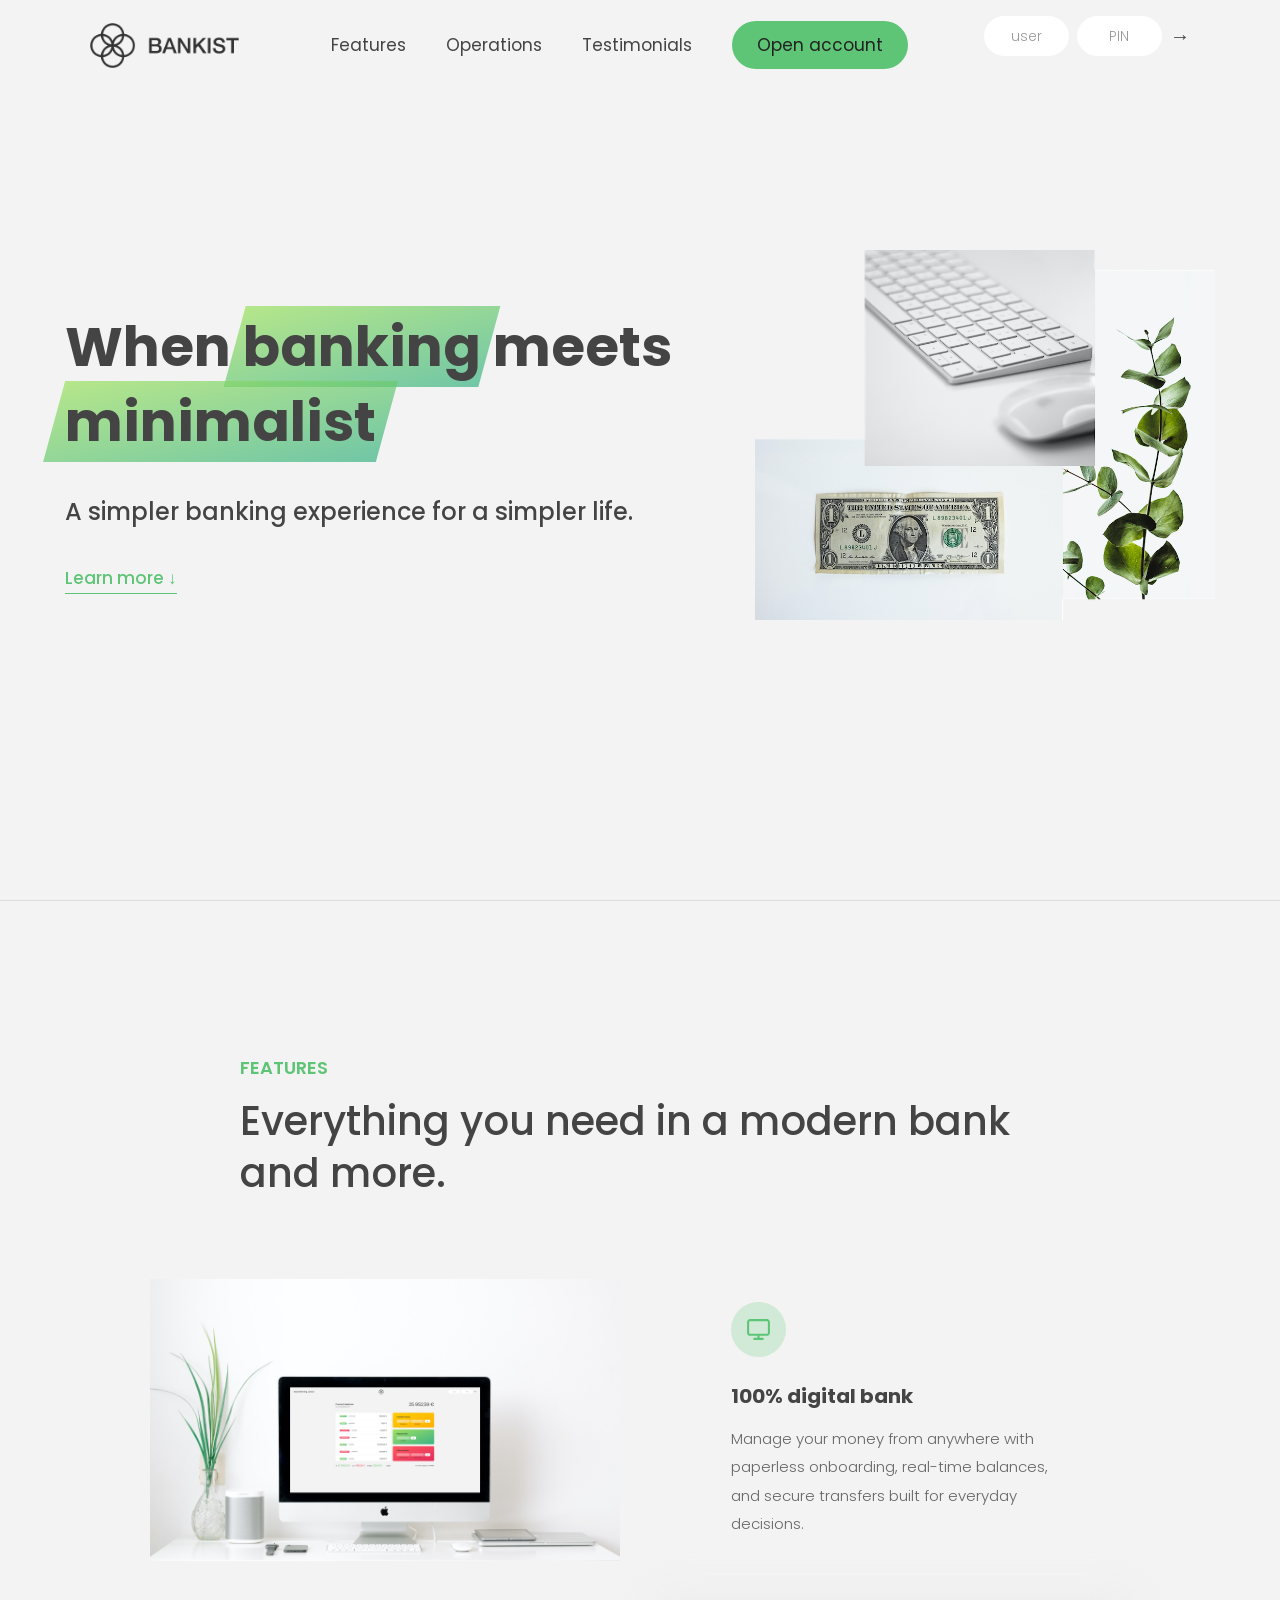
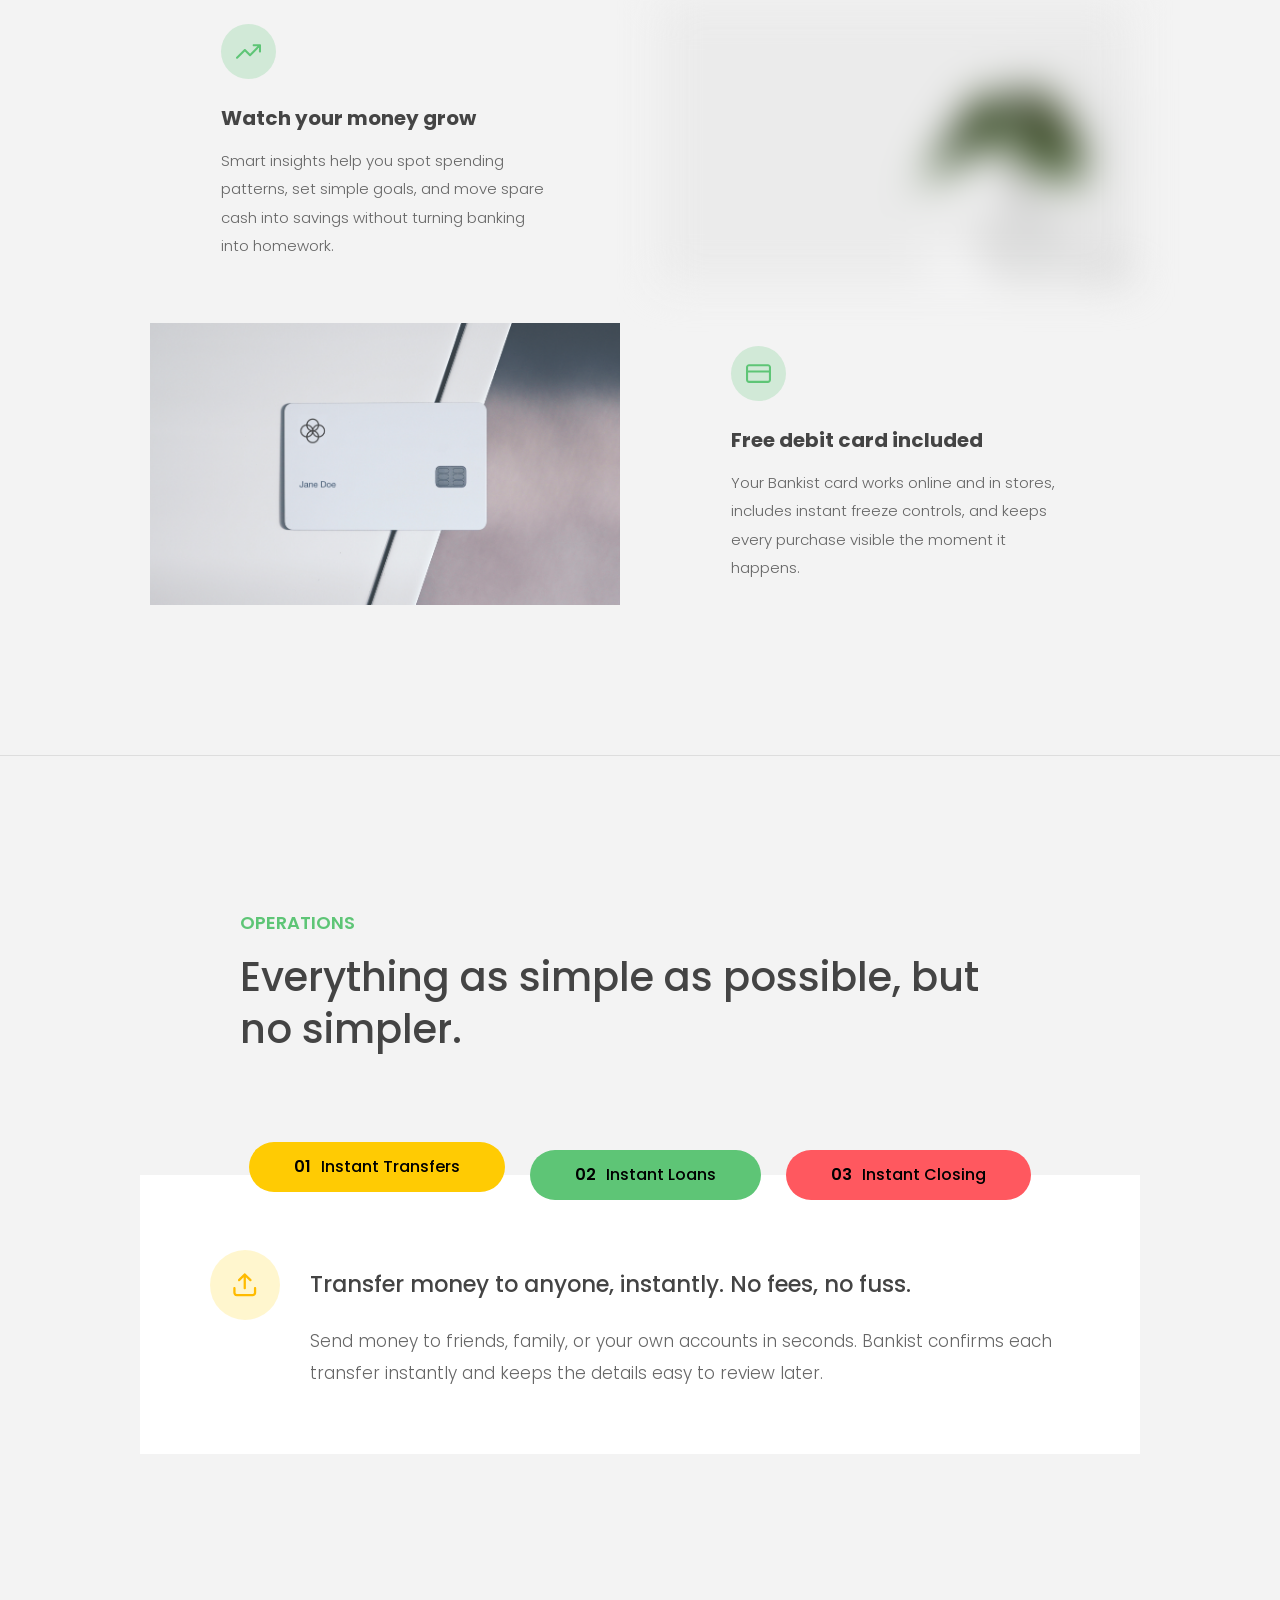
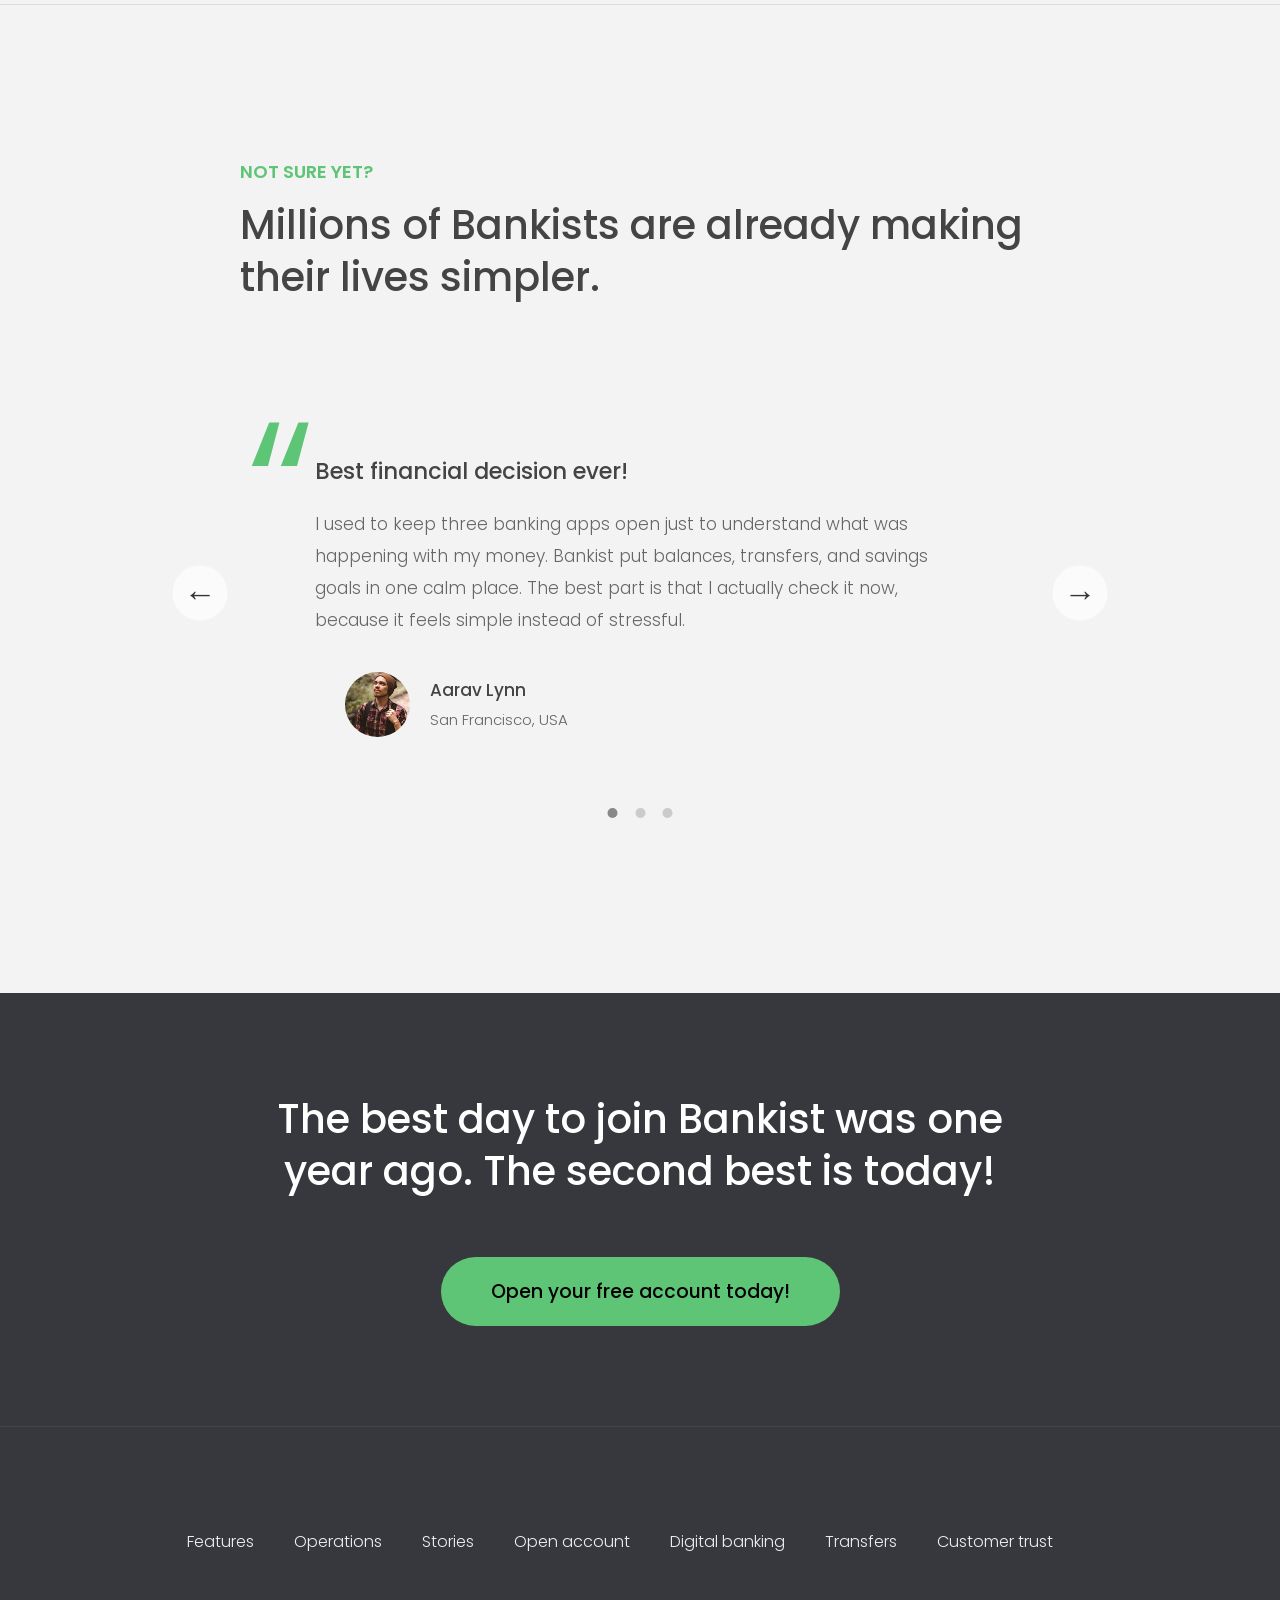
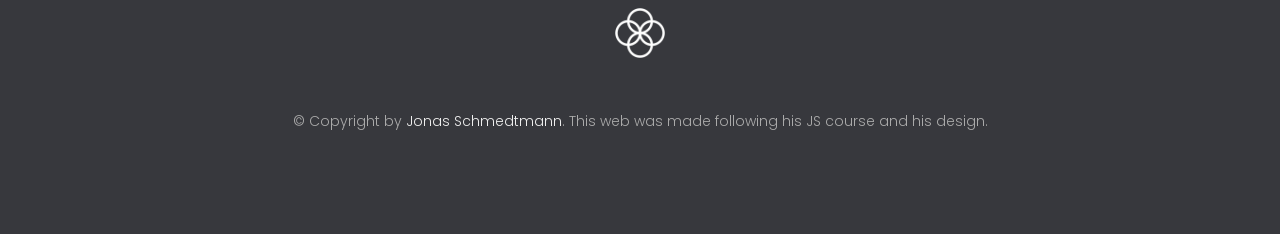
<file: index.html>
<!DOCTYPE html>
<html lang="en">
  <head>
    <meta charset="UTF-8" />
    <meta name="viewport" content="width=device-width, initial-scale=1.0" />
    <meta http-equiv="X-UA-Compatible" content="ie=edge" />
    <link rel="shortcut icon" type="image/png" href="img/icon.png" />

    <link
      href="https://fonts.googleapis.com/css?family=Poppins:300,400,500,600&display=swap"
      rel="stylesheet"
    />
    <link rel="stylesheet" href="style.css" />
    <title>Bankist | When Banking meets Minimalist</title>
  </head>
  <body>
    <header class="header">
      <nav class="nav">
        <img
          src="img/logo.png"
          alt="Bankist logo"
          class="nav__logo"
          id="logo"
        />
        <ul class="nav__links">
          <li class="nav__item">
            <a class="nav__link" href="#section--1">Features</a>
          </li>
          <li class="nav__item">
            <a class="nav__link" href="#section--2">Operations</a>
          </li>
          <li class="nav__item">
            <a class="nav__link" href="#section--3">Testimonials</a>
          </li>
          <li class="nav__item">
            <a
              class="nav__link nav__link--btn btn--show-modal"
              href="#modal"
              aria-haspopup="dialog"
              aria-controls="modal"
              >Open account</a
            >
          </li>
        </ul>
        <div class="client-access">
          <form class="client-login" aria-label="Log in to online banking">
            <input
              class="client-login__input client-login__input--user"
              type="text"
              placeholder="user"
              autocomplete="username"
              aria-label="Username"
            />
            <input
              class="client-login__input client-login__input--pin"
              type="password"
              placeholder="PIN"
              maxlength="4"
              inputmode="numeric"
              autocomplete="current-password"
              aria-label="PIN"
            />
            <button
              class="client-login__btn"
              type="submit"
              aria-label="Log in"
            >
              &rarr;
            </button>
          </form>
          <p class="client-login__message" aria-live="polite"></p>
        </div>
      </nav>

      <div class="header__title">
        <h1>
          When
          <!-- Green highlight effect -->
          <span class="highlight">banking</span>
          meets<br />
          <span class="highlight">minimalist</span>
        </h1>
        <h4>A simpler banking experience for a simpler life.</h4>
        <button class="btn--text btn--scroll-to" type="button">
          Learn more &DownArrow;
        </button>
        <img
          src="img/hero.png"
          class="header__img"
          alt="Minimalist bank items"
        />
      </div>
    </header>

    <section class="section" id="section--1">
      <div class="section__title">
        <h2 class="section__description">Features</h2>
        <h3 class="section__header">
          Everything you need in a modern bank and more.
        </h3>
      </div>

      <div class="features">
        <img
          src="img/digital-lazy.jpg"
          data-src="img/digital.jpg"
          alt="Computer"
          class="features__img lazy-img"
          loading="lazy"
        />
        <div class="features__feature">
          <div class="features__icon">
            <svg aria-hidden="true" focusable="false">
              <use xlink:href="img/icons.svg#icon-monitor"></use>
            </svg>
          </div>
          <h5 class="features__header">100% digital bank</h5>
          <p>
            Manage your money from anywhere with paperless onboarding,
            real-time balances, and secure transfers built for everyday
            decisions.
          </p>
        </div>

        <div class="features__feature">
          <div class="features__icon">
            <svg aria-hidden="true" focusable="false">
              <use xlink:href="img/icons.svg#icon-trending-up"></use>
            </svg>
          </div>
          <h5 class="features__header">Watch your money grow</h5>
          <p>
            Smart insights help you spot spending patterns, set simple goals,
            and move spare cash into savings without turning banking into
            homework.
          </p>
        </div>
        <img
          src="img/grow-lazy.jpg"
          data-src="img/grow.jpg"
          alt="Plant"
          class="features__img lazy-img"
          loading="lazy"
        />

        <img
          src="img/card-lazy.jpg"
          data-src="img/card.jpg"
          alt="Credit card"
          class="features__img lazy-img"
          loading="lazy"
        />
        <div class="features__feature">
          <div class="features__icon">
            <svg aria-hidden="true" focusable="false">
              <use xlink:href="img/icons.svg#icon-credit-card"></use>
            </svg>
          </div>
          <h5 class="features__header">Free debit card included</h5>
          <p>
            Your Bankist card works online and in stores, includes instant
            freeze controls, and keeps every purchase visible the moment it
            happens.
          </p>
        </div>
      </div>
    </section>

    <section class="section" id="section--2">
      <div class="section__title">
        <h2 class="section__description">Operations</h2>
        <h3 class="section__header">
          Everything as simple as possible, but no simpler.
        </h3>
      </div>

      <div class="operations">
        <div
          class="operations__tab-container"
          role="tablist"
          aria-label="Banking operations"
        >
          <button
            class="btn operations__tab operations__tab--1 operations__tab--active"
            type="button"
            role="tab"
            data-tab="1"
            id="operation-tab-1"
            aria-controls="operation-panel-1"
            aria-selected="true"
          >
            <span>01</span>Instant Transfers
          </button>
          <button
            class="btn operations__tab operations__tab--2"
            type="button"
            role="tab"
            data-tab="2"
            id="operation-tab-2"
            aria-controls="operation-panel-2"
            aria-selected="false"
          >
            <span>02</span>Instant Loans
          </button>
          <button
            class="btn operations__tab operations__tab--3"
            type="button"
            role="tab"
            data-tab="3"
            id="operation-tab-3"
            aria-controls="operation-panel-3"
            aria-selected="false"
          >
            <span>03</span>Instant Closing
          </button>
        </div>
        <div
          class="operations__content operations__content--1 operations__content--active"
          id="operation-panel-1"
          role="tabpanel"
          aria-labelledby="operation-tab-1"
        >
          <div class="operations__icon operations__icon--1">
            <svg aria-hidden="true" focusable="false">
              <use xlink:href="img/icons.svg#icon-upload"></use>
            </svg>
          </div>
          <h5 class="operations__header">
            Transfer money to anyone, instantly. No fees, no fuss.
          </h5>
          <p>
            Send money to friends, family, or your own accounts in seconds.
            Bankist confirms each transfer instantly and keeps the details easy
            to review later.
          </p>
        </div>

        <div
          class="operations__content operations__content--2"
          id="operation-panel-2"
          role="tabpanel"
          aria-labelledby="operation-tab-2"
          hidden
        >
          <div class="operations__icon operations__icon--2">
            <svg aria-hidden="true" focusable="false">
              <use xlink:href="img/icons.svg#icon-home"></use>
            </svg>
          </div>
          <h5 class="operations__header">
            Buy a home or make your dreams come true, with instant loans.
          </h5>
          <p>
            Request a loan from the app, choose a clear repayment plan, and get
            a fast decision without branch visits, surprise fees, or stacks of
            paperwork.
          </p>
        </div>
        <div
          class="operations__content operations__content--3"
          id="operation-panel-3"
          role="tabpanel"
          aria-labelledby="operation-tab-3"
          hidden
        >
          <div class="operations__icon operations__icon--3">
            <svg aria-hidden="true" focusable="false">
              <use xlink:href="img/icons.svg#icon-user-x"></use>
            </svg>
          </div>
          <h5 class="operations__header">
            No longer need your account? No problem! Close it instantly.
          </h5>
          <p>
            If Bankist stops being the right fit, you can close your account
            from the app, export your records, and move your balance without
            hidden steps.
          </p>
        </div>
      </div>
    </section>

    <section class="section" id="section--3">
      <div class="section__title section__title--testimonials">
        <h2 class="section__description">Not sure yet?</h2>
        <h3 class="section__header">
          Millions of Bankists are already making their lives simpler.
        </h3>
      </div>

      <div
        class="slider"
        tabindex="0"
        aria-label="Customer testimonials"
        aria-roledescription="carousel"
      >
        <div
          class="slide slide--1"
          role="group"
          aria-roledescription="slide"
          aria-label="1 of 3"
        >
          <div class="testimonial">
            <h5 class="testimonial__header">Best financial decision ever!</h5>
            <blockquote class="testimonial__text">
              I used to keep three banking apps open just to understand what was
              happening with my money. Bankist put balances, transfers, and
              savings goals in one calm place. The best part is that I actually
              check it now, because it feels simple instead of stressful.
            </blockquote>
            <address class="testimonial__author">
              <img
                src="img/user-1.jpg"
                alt=""
                class="testimonial__photo"
                loading="lazy"
              />
              <h6 class="testimonial__name">Aarav Lynn</h6>
              <p class="testimonial__location">San Francisco, USA</p>
            </address>
          </div>
        </div>

        <div
          class="slide slide--2"
          role="group"
          aria-roledescription="slide"
          aria-label="2 of 3"
        >
          <div class="testimonial">
            <h5 class="testimonial__header">
              The last step to becoming a complete minimalist
            </h5>
            <blockquote class="testimonial__text">
              Bankist helped me trim all the tiny bits of financial clutter I
              kept ignoring. I opened the account during lunch, moved my
              recurring payments the same afternoon, and have not missed the old
              bank once.
            </blockquote>
            <address class="testimonial__author">
              <img
                src="img/user-2.jpg"
                alt=""
                class="testimonial__photo"
                loading="lazy"
              />
              <h6 class="testimonial__name">Miyah Miles</h6>
              <p class="testimonial__location">London, UK</p>
            </address>
          </div>
        </div>

        <div
          class="slide slide--3"
          role="group"
          aria-roledescription="slide"
          aria-label="3 of 3"
        >
          <div class="testimonial">
            <h5 class="testimonial__header">
              Finally free from old-school banks
            </h5>
            <blockquote class="testimonial__text">
              My old bank made every small change feel like a support ticket.
              With Bankist, transfers are quick, the card controls are clear,
              and I can see exactly where my money went before I even leave the
              store.
            </blockquote>
            <address class="testimonial__author">
              <img
                src="img/user-3.jpg"
                alt=""
                class="testimonial__photo"
                loading="lazy"
              />
              <h6 class="testimonial__name">Francisco Gomes</h6>
              <p class="testimonial__location">Lisbon, Portugal</p>
            </address>
          </div>
        </div>

        <!-- <div class="slide"><img src="img/img-1.jpg" alt="Photo 1" /></div>
        <div class="slide"><img src="img/img-2.jpg" alt="Photo 2" /></div>
        <div class="slide"><img src="img/img-3.jpg" alt="Photo 3" /></div>
        <div class="slide"><img src="img/img-4.jpg" alt="Photo 4" /></div> -->
        <button
          class="slider__btn slider__btn--left"
          type="button"
          aria-label="Previous testimonial"
        >
          &larr;
        </button>
        <button
          class="slider__btn slider__btn--right"
          type="button"
          aria-label="Next testimonial"
        >
          &rarr;
        </button>
        <div class="dots"></div>
      </div>
    </section>

    <section class="section section--sign-up">
      <div class="section__title">
        <h3 class="section__header">
          The best day to join Bankist was one year ago. The second best is
          today!
        </h3>
      </div>
      <button
        class="btn btn--show-modal"
        type="button"
        aria-haspopup="dialog"
        aria-controls="modal"
      >
        Open your free account today!
      </button>
    </section>

    <footer class="footer">
      <ul class="footer__nav">
        <li class="footer__item">
          <a class="footer__link" href="#section--1">Features</a>
        </li>
        <li class="footer__item">
          <a class="footer__link" href="#section--2">Operations</a>
        </li>
        <li class="footer__item">
          <a class="footer__link" href="#section--3">Stories</a>
        </li>
        <li class="footer__item">
          <a
            class="footer__link btn--show-modal"
            href="#modal"
            aria-haspopup="dialog"
            aria-controls="modal"
            >Open account</a
          >
        </li>
        <li class="footer__item">
          <a class="footer__link" href="#section--1">Digital banking</a>
        </li>
        <li class="footer__item">
          <a class="footer__link" href="#section--2">Transfers</a>
        </li>
        <li class="footer__item">
          <a class="footer__link" href="#section--3">Customer trust</a>
        </li>
      </ul>
      <img src="img/icon.png" alt="Logo" class="footer__logo" />
      <p class="footer__copyright">
        &copy; Copyright by
        <a
          class="footer__link twitter-link"
          target="_blank"
          rel="noopener noreferrer"
          href="https://twitter.com/jonasschmedtman"
          >Jonas Schmedtmann</a
        >. This web was made following his JS course and his design.
      </p>
    </footer>

    <div
      class="modal hidden"
      id="modal"
      role="dialog"
      aria-modal="true"
      aria-labelledby="modal-title"
      aria-hidden="true"
    >
      <button class="btn--close-modal" type="button" aria-label="Close modal">
        &times;
      </button>
      <h2 class="modal__header" id="modal-title">
        Open your bank account <br />
        in just <span class="highlight">5 minutes</span>
      </h2>
      <form class="modal__form">
        <label for="first-name">First Name</label>
        <input
          id="first-name"
          name="first-name"
          type="text"
          autocomplete="given-name"
          required
        />
        <label for="last-name">Last Name</label>
        <input
          id="last-name"
          name="last-name"
          type="text"
          autocomplete="family-name"
          required
        />
        <label for="email">Email Address</label>
        <input
          id="email"
          name="email"
          type="email"
          autocomplete="email"
          required
        />
        <button class="btn" type="submit">Next step &rarr;</button>
        <p class="modal__message" aria-live="polite"></p>
      </form>
    </div>
    <div class="overlay hidden"></div>

    <script src="bank-data.js"></script>
    <script src="script.js"></script>
  </body>
</html>
</file>
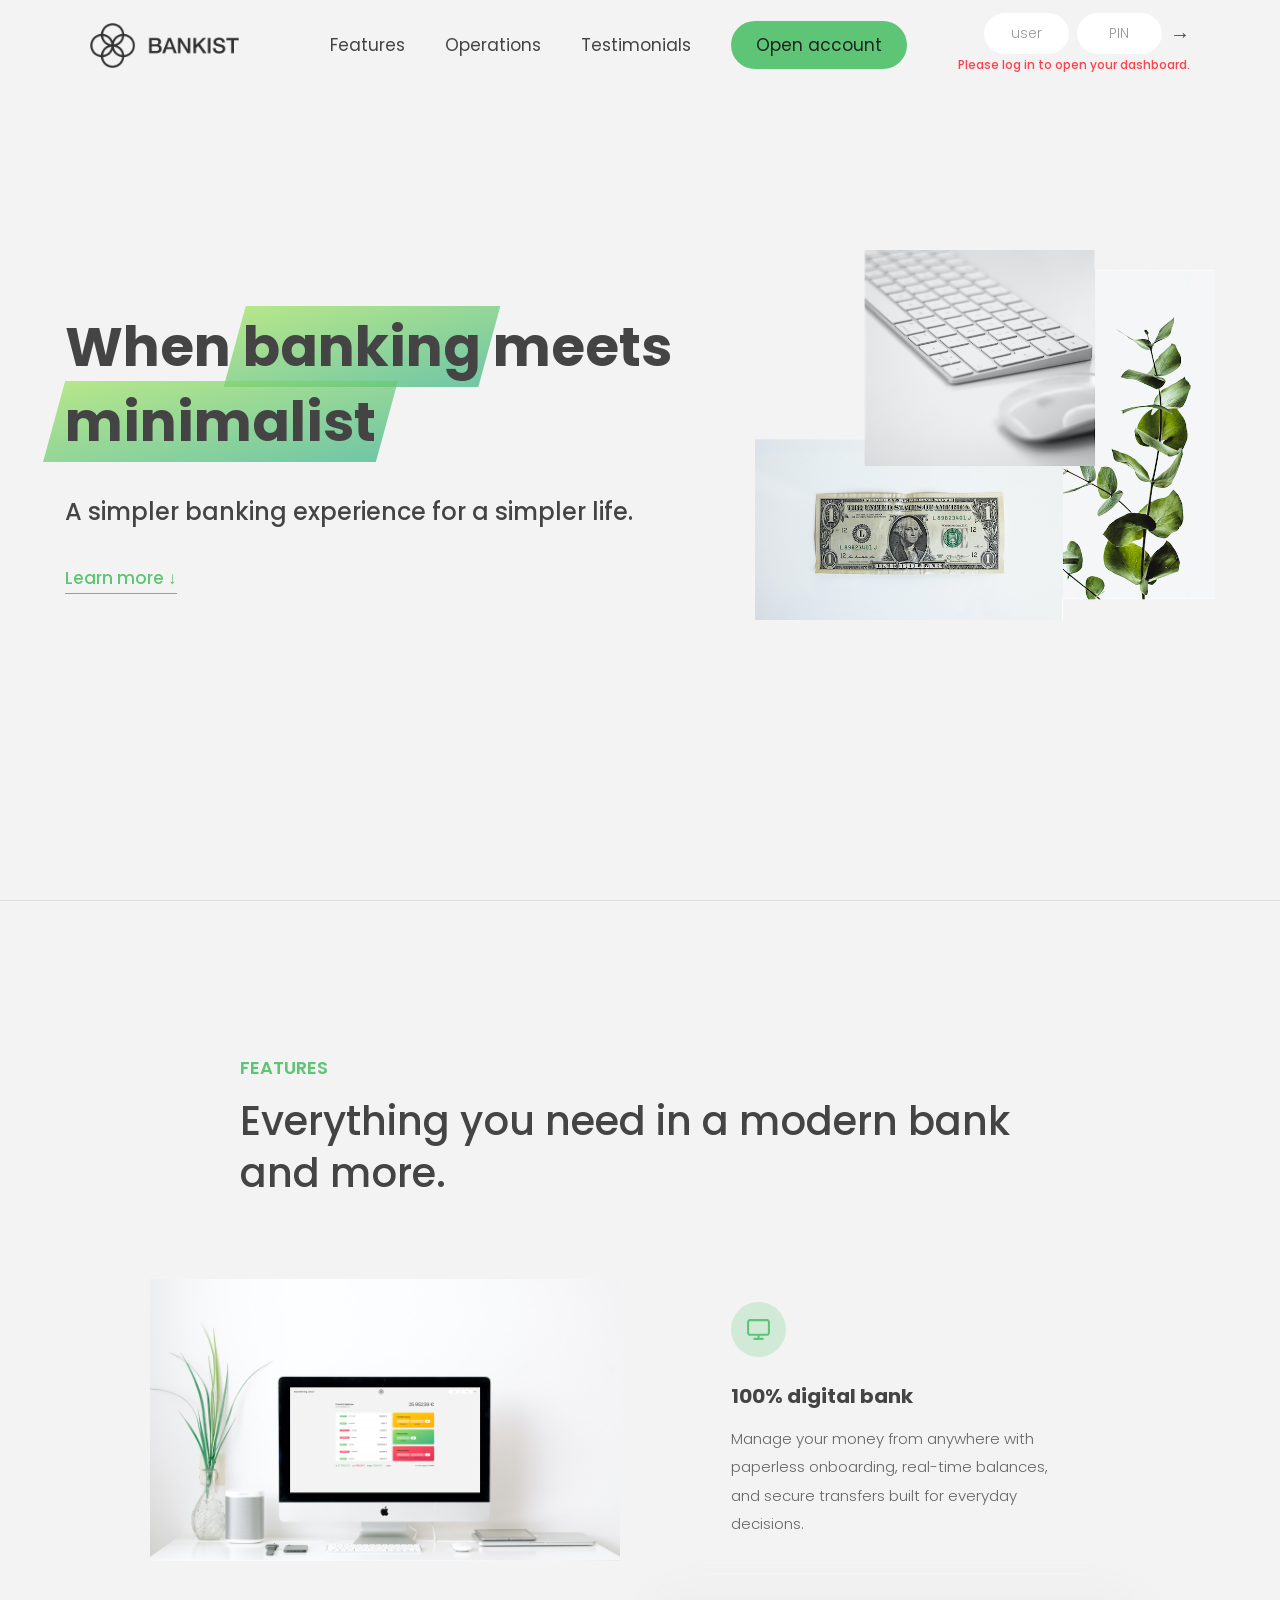
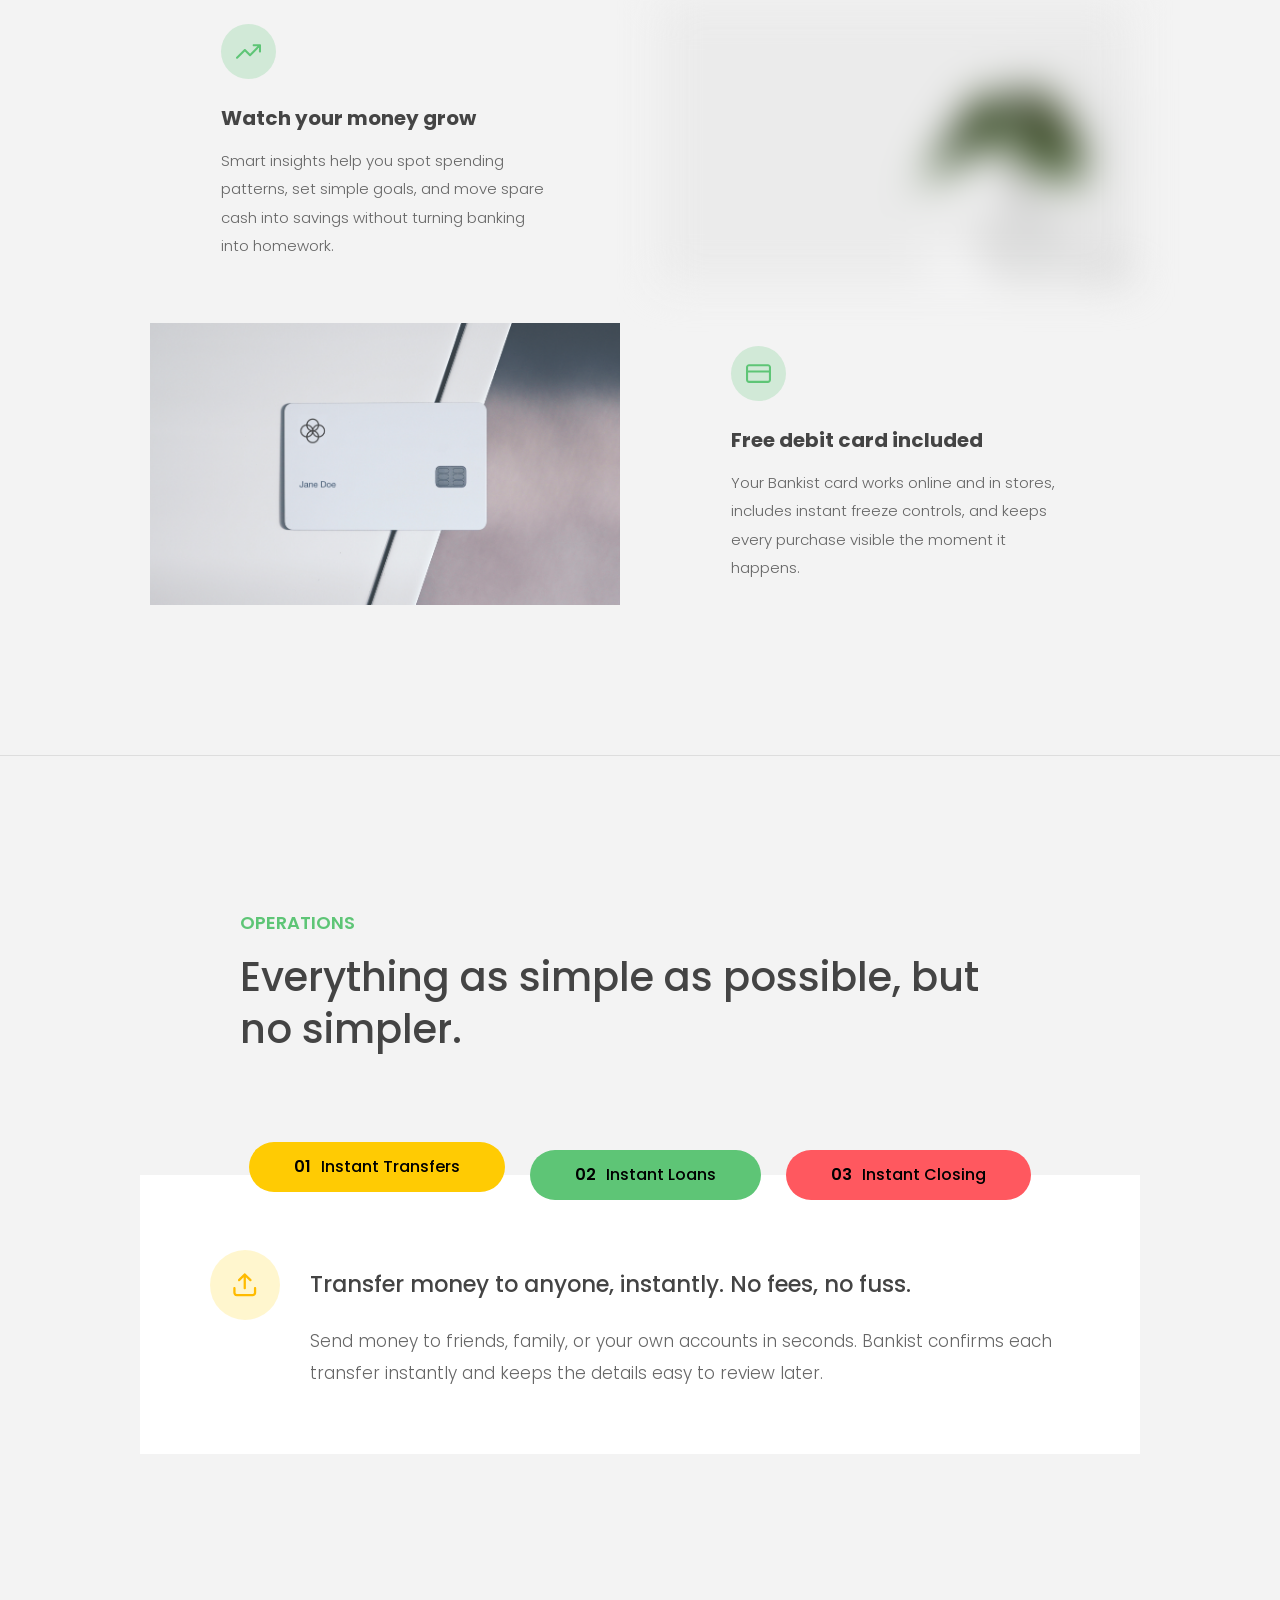
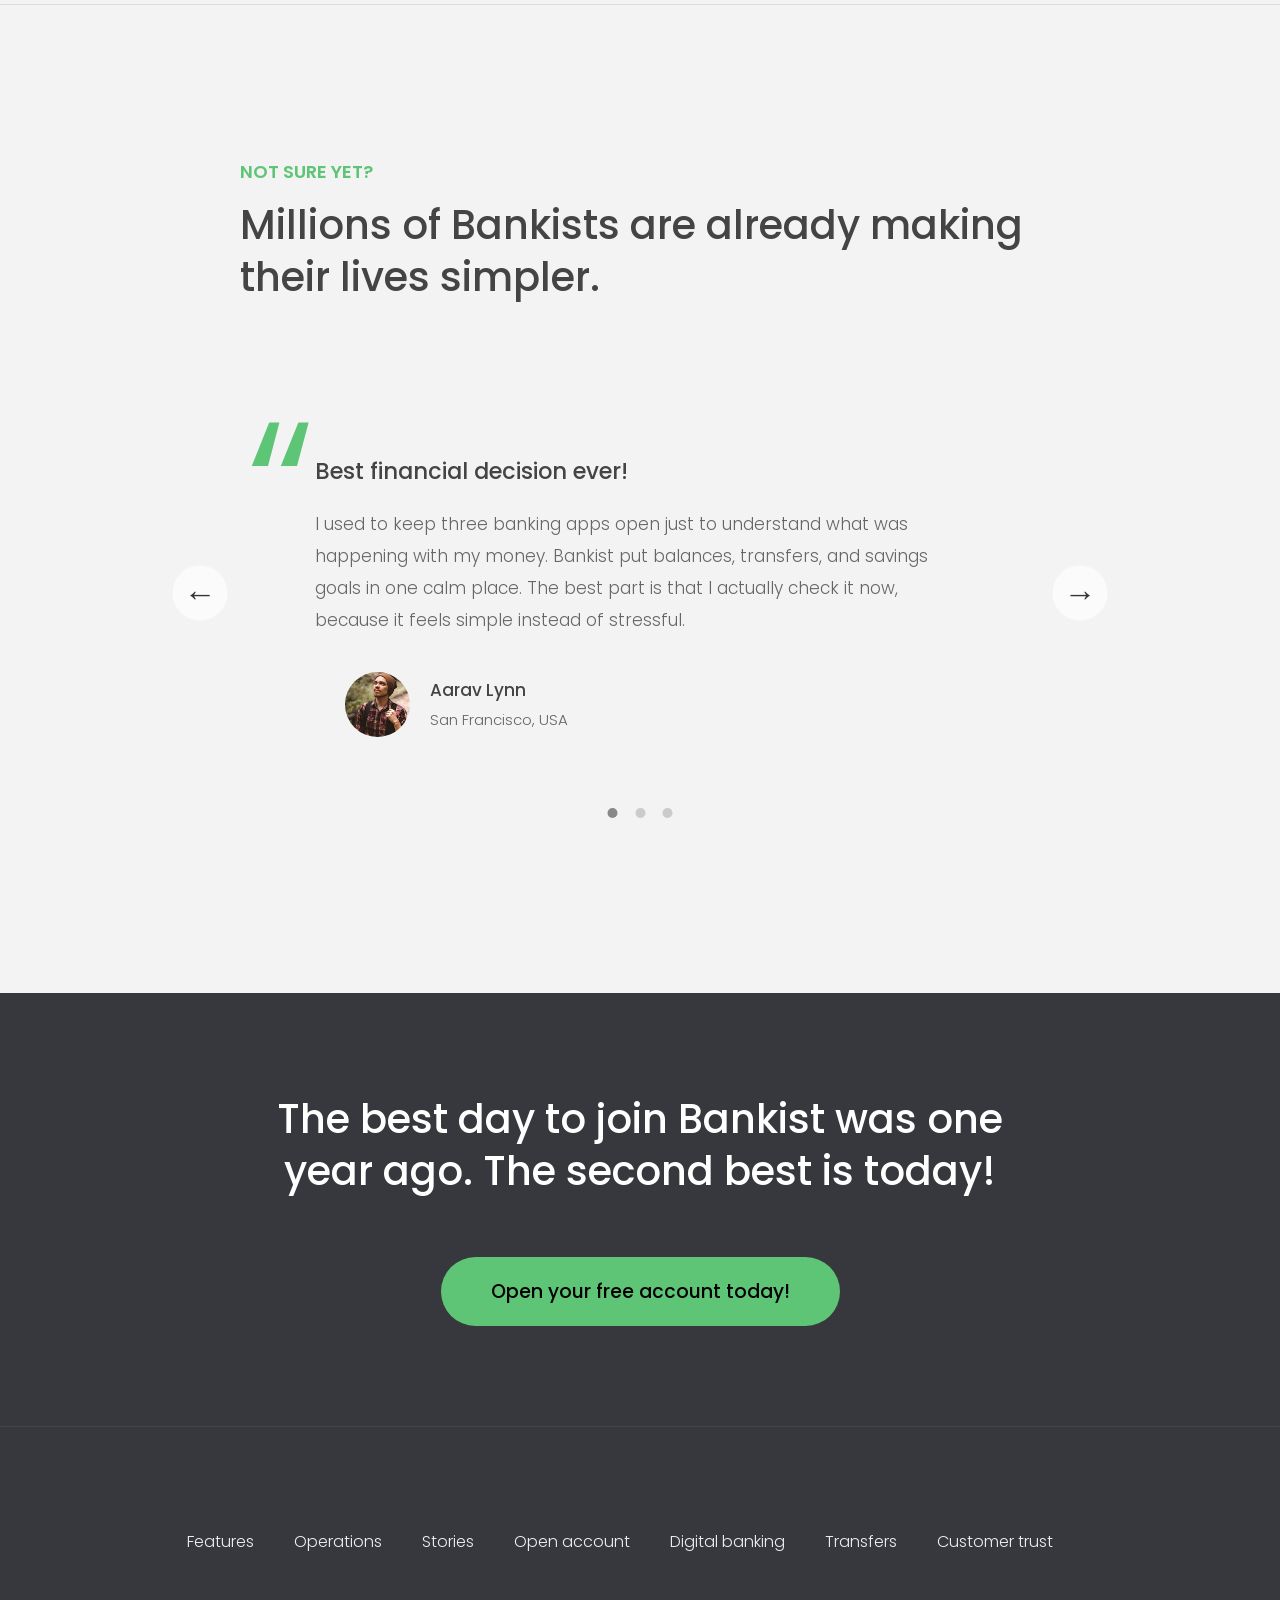
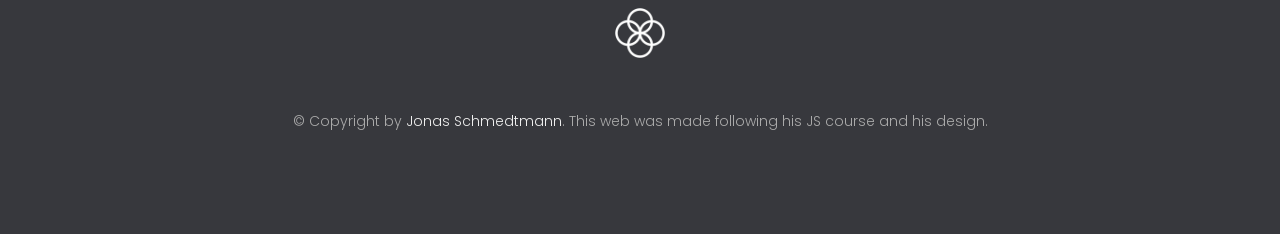
<file: app.html>
<!DOCTYPE html>
<html lang="en">
  <head>
    <meta charset="UTF-8" />
    <meta name="viewport" content="width=device-width, initial-scale=1.0" />
    <meta http-equiv="X-UA-Compatible" content="ie=edge" />
    <link rel="shortcut icon" type="image/png" href="img/icon.png" />

    <link
      href="https://fonts.googleapis.com/css?family=Poppins:300,400,500,600&display=swap"
      rel="stylesheet"
    />
    <link rel="stylesheet" href="style.css" />
    <title>Bankist | Client Dashboard</title>
  </head>
  <body class="app-page">
    <nav class="nav nav--app">
      <a href="index.html" aria-label="Back to Bankist home">
        <img src="img/logo.png" alt="Bankist logo" class="nav__logo" />
      </a>
      <div class="client-session">
        <span class="client-session__welcome">Welcome back</span>
        <button class="client-session__logout" type="button">Log out</button>
      </div>
    </nav>

    <main class="app-main">
      <section class="section section--client" id="section--client">
        <div class="section__title">
          <h2 class="section__description">Client dashboard</h2>
          <h3 class="section__header">
            Move money, request loans, and track your balance in one place.
          </h3>
        </div>

        <div class="bankapp">
          <div class="bankapp__balance">
            <div>
              <p class="bankapp__balance-label">Current balance</p>
              <p class="bankapp__balance-date">
                As of <span class="bankapp__date">Today</span>
              </p>
            </div>
            <p class="bankapp__balance-value">0.00 EUR</p>
          </div>

          <div class="bankapp__layout">
            <div
              class="bankapp__movements"
              aria-label="Account movements"
            ></div>

            <div class="bankapp__operation bankapp__operation--transfer">
              <h4 class="bankapp__operation-title">Transfer money</h4>
              <form class="bankapp__form bankapp__form--transfer">
                <input
                  type="text"
                  class="bankapp__input bankapp__input--to"
                  autocomplete="off"
                />
                <input
                  type="number"
                  class="bankapp__input bankapp__input--amount"
                  min="0"
                  step="0.01"
                />
                <button
                  class="bankapp__form-btn bankapp__form-btn--transfer"
                  type="submit"
                  aria-label="Send transfer"
                >
                  &rarr;
                </button>
                <label class="bankapp__form-label">Transfer to</label>
                <label class="bankapp__form-label">Amount</label>
              </form>
              <p
                class="bankapp__message bankapp__message--transfer"
                aria-live="polite"
              ></p>
            </div>

            <div class="bankapp__operation bankapp__operation--loan">
              <h4 class="bankapp__operation-title">Request loan</h4>
              <form class="bankapp__form bankapp__form--loan">
                <input
                  type="number"
                  class="bankapp__input bankapp__input--loan-amount"
                  min="0"
                  step="1"
                />
                <button
                  class="bankapp__form-btn bankapp__form-btn--loan"
                  type="submit"
                  aria-label="Request loan"
                >
                  &rarr;
                </button>
                <label class="bankapp__form-label bankapp__form-label--loan">
                  Amount
                </label>
              </form>
              <p
                class="bankapp__message bankapp__message--loan"
                aria-live="polite"
              ></p>
            </div>

            <div class="bankapp__operation bankapp__operation--close">
              <h4 class="bankapp__operation-title">Close account</h4>
              <form class="bankapp__form bankapp__form--close">
                <input
                  type="text"
                  class="bankapp__input bankapp__input--close-user"
                  autocomplete="off"
                />
                <input
                  type="password"
                  maxlength="4"
                  inputmode="numeric"
                  class="bankapp__input bankapp__input--close-pin"
                />
                <button
                  class="bankapp__form-btn bankapp__form-btn--close"
                  type="submit"
                  aria-label="Close account"
                >
                  &rarr;
                </button>
                <label class="bankapp__form-label">Confirm user</label>
                <label class="bankapp__form-label">Confirm PIN</label>
              </form>
              <p
                class="bankapp__message bankapp__message--close"
                aria-live="polite"
              ></p>
            </div>
          </div>

          <div class="bankapp__summary">
            <p class="bankapp__summary-label">In</p>
            <p class="bankapp__summary-value bankapp__summary-value--in">
              0.00 EUR
            </p>
            <p class="bankapp__summary-label">Out</p>
            <p class="bankapp__summary-value bankapp__summary-value--out">
              0.00 EUR
            </p>
            <p class="bankapp__summary-label">Interest</p>
            <p class="bankapp__summary-value bankapp__summary-value--interest">
              0.00 EUR
            </p>
            <button class="bankapp__sort" type="button">&downarrow; Sort</button>
            <p class="bankapp__timer">
              You will be logged out in
              <span class="bankapp__timer-value">05:00</span>
            </p>
          </div>
        </div>
      </section>
    </main>

    <script src="bank-data.js"></script>
    <script src="app.js"></script>
  </body>
</html>
</file>
<file: style.css>
:root {
  --color-primary: #5ec576;
  --color-secondary: #ffcb03;
  --color-tertiary: #ff585f;
  --color-primary-darker: #4bbb7d;
  --color-secondary-darker: #ffbb00;
  --color-tertiary-darker: #fd424b;
  --color-primary-opacity: #5ec5763a;
  --color-secondary-opacity: #ffcd0331;
  --color-tertiary-opacity: #ff58602d;
  --gradient-primary: linear-gradient(to top left, #39b385, #9be15d);
  --gradient-secondary: linear-gradient(to top left, #ffb003, #ffcb03);
}

* {
  margin: 0;
  padding: 0;
  box-sizing: inherit;
}

html {
  font-size: 62.5%;
  box-sizing: border-box;
}

body {
  font-family: 'Poppins', sans-serif;
  font-weight: 300;
  color: #444;
  line-height: 1.9;
  background-color: #f3f3f3;
}

body.modal-open {
  overflow: hidden;
}

/* GENERAL ELEMENTS */
.section {
  padding: 15rem 3rem;
  border-top: 1px solid #ddd;

  transition: transform 1s, opacity 1s;
}

.section--hidden {
  opacity: 0;
  transform: translateY(8rem);
}

.section__title {
  max-width: 80rem;
  margin: 0 auto 8rem auto;
}

.section__description {
  font-size: 1.8rem;
  font-weight: 600;
  text-transform: uppercase;
  color: var(--color-primary);
  margin-bottom: 1rem;
}

.section__header {
  font-size: 4rem;
  line-height: 1.3;
  font-weight: 500;
}

.btn {
  display: inline-block;
  background-color: var(--color-primary);
  font-size: 1.6rem;
  font-family: inherit;
  font-weight: 500;
  border: none;
  padding: 1.25rem 4.5rem;
  border-radius: 10rem;
  cursor: pointer;
  transition: all 0.3s;
}

.btn:hover {
  background-color: var(--color-primary-darker);
}

.btn--text {
  display: inline-block;
  background: none;
  font-size: 1.7rem;
  font-family: inherit;
  font-weight: 500;
  color: var(--color-primary);
  border: none;
  border-bottom: 1px solid currentColor;
  padding-bottom: 2px;
  cursor: pointer;
  transition: all 0.3s;
}

p {
  color: #666;
}

:focus-visible {
  outline: 3px solid var(--color-primary-darker);
  outline-offset: 0.4rem;
}

:focus:not(:focus-visible) {
  outline: none;
}

img {
  transition: filter 0.5s;
}

.lazy-img {
  filter: blur(20px);
}

/* NAVIGATION */
.nav {
  display: flex;
  justify-content: space-between;
  align-items: center;
  height: 9rem;
  width: 100%;
  padding: 0 6rem;
  gap: 3rem;
  z-index: 100;
}

/* nav and stickly class at the same time */
.nav.sticky {
  position: fixed;
  background-color: rgba(255, 255, 255, 0.95);
}

.nav__logo {
  height: 4.5rem;
  transition: all 0.3s;
}

.nav__links {
  display: flex;
  align-items: center;
  list-style: none;
}

.nav__item {
  margin-left: 4rem;
}

.nav__link:link,
.nav__link:visited {
  font-size: 1.7rem;
  font-weight: 400;
  color: inherit;
  text-decoration: none;
  display: block;
  transition: all 0.3s;
}

.nav__link--btn:link,
.nav__link--btn:visited {
  padding: 0.8rem 2.5rem;
  border-radius: 3rem;
  background-color: var(--color-primary);
  color: #222;
}

.nav__link--btn:hover,
.nav__link--btn:active {
  color: inherit;
  background-color: var(--color-primary-darker);
  color: #333;
}

.client-access {
  display: flex;
  flex-direction: column;
  align-items: flex-end;
  min-width: 23rem;
}

.client-login {
  display: flex;
  align-items: center;
  gap: 0.8rem;
}

.client-login[hidden],
.client-session[hidden],
.section--client[hidden] {
  display: none;
}

.client-login__input {
  width: 8.5rem;
  border: 1px solid #fff;
  border-radius: 10rem;
  padding: 0.6rem 1.2rem;
  font: inherit;
  font-size: 1.4rem;
  color: inherit;
  text-align: center;
  transition: border 0.3s;
}

.client-login__input:focus {
  border-color: #ccc;
}

.client-login__input::placeholder {
  color: #999;
}

.client-login__btn,
.client-session__logout {
  border: none;
  background: none;
  color: inherit;
  font: inherit;
  font-weight: 500;
  cursor: pointer;
  transition: color 0.3s;
}

.client-login__btn {
  font-size: 2rem;
  line-height: 1;
}

.client-session {
  display: flex;
  align-items: center;
  gap: 1.2rem;
  font-size: 1.4rem;
}

.client-session__welcome {
  font-weight: 500;
}

.client-session__logout {
  color: var(--color-primary-darker);
}

.client-login__btn:hover,
.client-session__logout:hover {
  color: #777;
}

.client-login__message {
  min-height: 1.8rem;
  font-size: 1.2rem;
  font-weight: 500;
  color: var(--color-primary-darker);
}

.client-login__message--error {
  color: var(--color-tertiary-darker);
}

.app-page {
  min-height: 100vh;
}

.nav--app {
  position: sticky;
  top: 0;
  background-color: rgba(255, 255, 255, 0.96);
}

.nav--app a {
  line-height: 0;
}

.app-main .section--client {
  min-height: calc(100vh - 9rem);
  padding: 8rem 3rem 10rem;
  border-top: none;
}

/* HEADER */
.header {
  padding: 0 3rem;
  height: 100vh;
  display: flex;
  flex-direction: column;
  align-items: center;
}

.header__title {
  flex: 1;

  max-width: 115rem;
  display: grid;
  grid-template-columns: 3fr 2fr;
  row-gap: 3rem;
  align-content: center;
  justify-content: center;

  align-items: start;
  justify-items: start;
}

h1 {
  font-size: 5.5rem;
  line-height: 1.35;
}

h4 {
  font-size: 2.4rem;
  font-weight: 500;
}

.header__img {
  width: 100%;
  grid-column: 2 / 3;
  grid-row: 1 / span 4;
  transform: translateY(-6rem);
}

.highlight {
  position: relative;
}

.highlight::after {
  display: block;
  content: '';
  position: absolute;
  bottom: 0;
  left: 0;
  height: 100%;
  width: 100%;
  z-index: -1;
  opacity: 0.7;
  transform: scale(1.07, 1.05) skewX(-15deg);
  background-image: var(--gradient-primary);
}

/* CLIENT DASHBOARD */
.section--client {
  background-color: #f3f3f3;
}

.bankapp {
  max-width: 100rem;
  margin: 0 auto;
}

.bankapp__balance {
  display: flex;
  align-items: flex-end;
  justify-content: space-between;
  gap: 3rem;
  margin-bottom: 3rem;
}

.bankapp__balance-label {
  font-size: 2.2rem;
  font-weight: 500;
  margin-bottom: -0.2rem;
}

.bankapp__balance-date {
  font-size: 1.4rem;
  color: #888;
}

.bankapp__balance-value {
  flex-shrink: 0;
  font-size: 4.5rem;
  font-weight: 400;
  color: #444;
}

.bankapp__layout {
  display: grid;
  grid-template-columns: 4fr 3fr;
  grid-template-rows: repeat(3, 17rem);
  gap: 2rem;
}

.bankapp__movements {
  grid-row: 1 / span 3;
  min-height: 30rem;
  overflow: auto;
  background-color: #fff;
  border-radius: 0.8rem;
}

.bankapp__movement-row {
  display: flex;
  align-items: center;
  gap: 2rem;
  padding: 2.25rem 4rem;
  border-bottom: 1px solid #eee;
}

.bankapp__movement-type {
  flex-shrink: 0;
  border-radius: 10rem;
  padding: 0.2rem 1rem;
  font-size: 1.1rem;
  font-weight: 500;
  color: #fff;
  text-transform: uppercase;
}

.bankapp__movement-type--deposit {
  background-image: var(--gradient-primary);
}

.bankapp__movement-type--withdrawal {
  background-image: linear-gradient(to top left, #e52a5a, #ff585f);
}

.bankapp__movement-date {
  font-size: 1.1rem;
  font-weight: 500;
  color: #666;
  text-transform: uppercase;
}

.bankapp__movement-value {
  margin-left: auto;
  font-size: 1.7rem;
  font-weight: 400;
  color: #444;
}

.bankapp__operation {
  border-radius: 0.8rem;
  padding: 2.8rem 3.5rem;
  color: #333;
}

.bankapp__operation--transfer {
  background-image: var(--gradient-secondary);
}

.bankapp__operation--loan {
  background-image: var(--gradient-primary);
}

.bankapp__operation--close {
  background-image: linear-gradient(to top left, #e52a5a, #ff585f);
}

.bankapp__operation-title {
  margin-bottom: 1.5rem;
  font-size: 1.7rem;
  font-weight: 600;
  color: #333;
}

.bankapp__form {
  display: grid;
  grid-template-columns: 2.5fr 2.5fr 1fr;
  grid-template-rows: auto auto;
  gap: 0.4rem 1rem;
}

.bankapp__form--loan {
  grid-template-columns: 2.5fr 1fr 2.5fr;
}

.bankapp__form-label--loan {
  grid-row: 2;
}

.bankapp__input {
  width: 100%;
  border: none;
  border-radius: 0.7rem;
  background-color: rgba(255, 255, 255, 0.45);
  padding: 0.4rem 1rem;
  font: inherit;
  font-size: 1.5rem;
  color: #333;
  text-align: center;
  transition: background-color 0.3s;
}

.bankapp__input:focus {
  background-color: rgba(255, 255, 255, 0.65);
}

.bankapp__form-label {
  font-size: 1.3rem;
  line-height: 1.4;
  text-align: center;
}

.bankapp__form-btn {
  border: none;
  border-radius: 0.7rem;
  background-color: #fff;
  font-size: 1.8rem;
  cursor: pointer;
  transition: background-color 0.3s;
}

.bankapp__form-btn:focus {
  background-color: rgba(255, 255, 255, 0.8);
}

.bankapp__message {
  min-height: 1.8rem;
  margin-top: 1.2rem;
  font-size: 1.3rem;
  font-weight: 600;
  color: rgba(255, 255, 255, 0.95);
  opacity: 0;
  transition: opacity 0.3s;
}

.bankapp__message--visible {
  opacity: 1;
}

.bankapp__message--error {
  color: #7c1f1f;
}

.bankapp__summary {
  display: flex;
  align-items: baseline;
  gap: 0.8rem;
  margin-top: 1.5rem;
}

.bankapp__summary-label {
  font-size: 1.2rem;
  font-weight: 500;
  color: #444;
  text-transform: uppercase;
}

.bankapp__summary-value {
  margin-right: 1.7rem;
  font-size: 2.2rem;
}

.bankapp__summary-value--in,
.bankapp__summary-value--interest {
  color: #66c873;
}

.bankapp__summary-value--out {
  color: #f5465d;
}

.bankapp__sort {
  margin-left: auto;
  border: none;
  background: none;
  font: inherit;
  font-size: 1.3rem;
  font-weight: 500;
  color: #444;
  cursor: pointer;
}

.bankapp__timer {
  margin-left: 1.5rem;
  font-size: 1.25rem;
  text-align: right;
}

.bankapp__timer-value {
  font-weight: 600;
  color: #444;
}

/* FEATURES */
.features {
  display: grid;
  grid-template-columns: 1fr 1fr;
  gap: 4rem;
  margin: 0 12rem;
}

.features__img {
  width: 100%;
}

.features__feature {
  align-self: center;
  justify-self: center;
  width: 70%;
  font-size: 1.5rem;
}

.features__icon {
  display: flex;
  align-items: center;
  justify-content: center;
  background-color: var(--color-primary-opacity);
  height: 5.5rem;
  width: 5.5rem;
  border-radius: 50%;
  margin-bottom: 2rem;
}

.features__icon svg {
  height: 2.5rem;
  width: 2.5rem;
  fill: var(--color-primary);
}

.features__header {
  font-size: 2rem;
  margin-bottom: 1rem;
}

/* OPERATIONS */
.operations {
  max-width: 100rem;
  margin: 12rem auto 0 auto;

  background-color: #fff;
}

.operations__tab-container {
  display: flex;
  justify-content: center;
}

.operations__tab {
  margin-right: 2.5rem;
  transform: translateY(-50%);
}

.operations__tab span {
  margin-right: 1rem;
  font-weight: 600;
  display: inline-block;
}

.operations__tab--1 {
  background-color: var(--color-secondary);
}

.operations__tab--1:hover {
  background-color: var(--color-secondary-darker);
}

.operations__tab--3 {
  background-color: var(--color-tertiary);
  margin: 0;
}

.operations__tab--3:hover {
  background-color: var(--color-tertiary-darker);
}

.operations__tab--active {
  transform: translateY(-66%);
}

.operations__content {
  display: none;

  /* JUST PRESENTATIONAL */
  font-size: 1.7rem;
  padding: 2.5rem 7rem 6.5rem 7rem;
}

.operations__content--active {
  display: grid;
  grid-template-columns: 7rem 1fr;
  column-gap: 3rem;
  row-gap: 0.5rem;
}

.operations__header {
  font-size: 2.25rem;
  font-weight: 500;
  align-self: center;
}

.operations__icon {
  display: flex;
  align-items: center;
  justify-content: center;
  height: 7rem;
  width: 7rem;
  border-radius: 50%;
}

.operations__icon svg {
  height: 2.75rem;
  width: 2.75rem;
}

.operations__content p {
  grid-column: 2;
}

.operations__icon--1 {
  background-color: var(--color-secondary-opacity);
}
.operations__icon--2 {
  background-color: var(--color-primary-opacity);
}
.operations__icon--3 {
  background-color: var(--color-tertiary-opacity);
}
.operations__icon--1 svg {
  fill: var(--color-secondary-darker);
}
.operations__icon--2 svg {
  fill: var(--color-primary);
}
.operations__icon--3 svg {
  fill: var(--color-tertiary);
}

/* SLIDER */
.slider {
  max-width: 100rem;
  height: 50rem;
  margin: 0 auto;
  position: relative;

  /* IN THE END */
  overflow: hidden;
}

.slide {
  position: absolute;
  top: 0;
  width: 100%;
  height: 50rem;

  display: flex;
  align-items: center;
  justify-content: center;

  /* THIS creates the animation! */
  transition: transform 1s;
}

.slide > img {
  /* Only for images that have different size than slide */
  width: 100%;
  height: 100%;
  object-fit: cover;
}

.slider__btn {
  position: absolute;
  top: 50%;
  z-index: 10;

  border: none;
  background: rgba(255, 255, 255, 0.7);
  font-family: inherit;
  color: #333;
  border-radius: 50%;
  height: 5.5rem;
  width: 5.5rem;
  font-size: 3.25rem;
  cursor: pointer;
}

.slider__btn--left {
  left: 6%;
  transform: translate(-50%, -50%);
}

.slider__btn--right {
  right: 6%;
  transform: translate(50%, -50%);
}

.dots {
  position: absolute;
  bottom: 5%;
  left: 50%;
  transform: translateX(-50%);
  display: flex;
}

.dots__dot {
  border: none;
  background-color: #b9b9b9;
  opacity: 0.7;
  height: 1rem;
  width: 1rem;
  border-radius: 50%;
  margin-right: 1.75rem;
  cursor: pointer;
  transition: all 0.5s;

  /* Only necessary when overlying images */
  /* box-shadow: 0 0.6rem 1.5rem rgba(0, 0, 0, 0.7); */
}

.dots__dot:last-child {
  margin: 0;
}

.dots__dot--active {
  /* background-color: #fff; */
  background-color: #888;
  opacity: 1;
}

/* TESTIMONIALS */
.testimonial {
  width: 65%;
  position: relative;
}

.testimonial::before {
  content: '\201C';
  position: absolute;
  top: -5.7rem;
  left: -6.8rem;
  line-height: 1;
  font-size: 20rem;
  font-family: inherit;
  color: var(--color-primary);
  z-index: -1;
}

.testimonial__header {
  font-size: 2.25rem;
  font-weight: 500;
  margin-bottom: 1.5rem;
}

.testimonial__text {
  font-size: 1.7rem;
  margin-bottom: 3.5rem;
  color: #666;
}

.testimonial__author {
  margin-left: 3rem;
  font-style: normal;

  display: grid;
  grid-template-columns: 6.5rem 1fr;
  column-gap: 2rem;
}

.testimonial__photo {
  grid-row: 1 / span 2;
  width: 6.5rem;
  border-radius: 50%;
}

.testimonial__name {
  font-size: 1.7rem;
  font-weight: 500;
  align-self: end;
  margin: 0;
}

.testimonial__location {
  font-size: 1.5rem;
}

.section__title--testimonials {
  margin-bottom: 4rem;
}

/* SIGNUP */
.section--sign-up {
  background-color: #37383d;
  border-top: none;
  border-bottom: 1px solid #444;
  text-align: center;
  padding: 10rem 3rem;
}

.section--sign-up .section__header {
  color: #fff;
  text-align: center;
}

.section--sign-up .section__title {
  margin-bottom: 6rem;
}

.section--sign-up .btn {
  font-size: 1.9rem;
  padding: 2rem 5rem;
}

/* FOOTER */
.footer {
  padding: 10rem 3rem;
  background-color: #37383d;
}

.footer__nav {
  list-style: none;
  display: flex;
  justify-content: center;
  margin-bottom: 5rem;
}

.footer__item {
  margin-right: 4rem;
}

.footer__link {
  font-size: 1.6rem;
  color: #eee;
  text-decoration: none;
}

.footer__logo {
  height: 5rem;
  display: block;
  margin: 0 auto;
  margin-bottom: 5rem;
}

.footer__copyright {
  font-size: 1.4rem;
  color: #aaa;
  text-align: center;
}

.footer__copyright .footer__link {
  font-size: 1.4rem;
}

/* MODAL WINDOW */
.modal {
  position: fixed;
  top: 50%;
  left: 50%;
  transform: translate(-50%, -50%);
  width: min(60rem, calc(100% - 4rem));
  max-width: 60rem;
  max-height: calc(100vh - 4rem);
  overflow-y: auto;
  background-color: #f3f3f3;
  padding: 5rem 6rem;
  box-shadow: 0 4rem 6rem rgba(0, 0, 0, 0.3);
  z-index: 1000;
  transition: all 0.5s;
}

.overlay {
  position: fixed;
  top: 0;
  left: 0;
  width: 100%;
  height: 100%;
  background-color: rgba(0, 0, 0, 0.5);
  backdrop-filter: blur(4px);
  z-index: 100;
  transition: all 0.5s;
}

.modal__header {
  font-size: 3.25rem;
  margin-bottom: 4.5rem;
  line-height: 1.5;
}

.modal__form {
  margin: 0 3rem;
  display: grid;
  grid-template-columns: 1fr 2fr;
  align-items: center;
  gap: 2.5rem;
}

.modal__form label {
  font-size: 1.7rem;
  font-weight: 500;
}

.modal__form input {
  font-size: 1.7rem;
  padding: 1rem 1.5rem;
  border: 1px solid #ddd;
  border-radius: 0.5rem;
}

.modal__form button {
  grid-column: 1 / span 2;
  justify-self: center;
  margin-top: 1rem;
}

.modal__message {
  grid-column: 1 / span 2;
  min-height: 2.4rem;
  font-size: 1.5rem;
  font-weight: 500;
  color: var(--color-primary-darker);
  text-align: center;
}

.btn--close-modal {
  font-family: inherit;
  color: inherit;
  position: absolute;
  top: 0.5rem;
  right: 2rem;
  font-size: 4rem;
  cursor: pointer;
  border: none;
  background: none;
}

.hidden {
  visibility: hidden;
  opacity: 0;
  pointer-events: none;
}

/* COOKIE MESSAGE */
.cookie-message {
  display: flex;
  align-items: center;
  justify-content: space-evenly;
  width: 100%;
  background-color: white;
  color: #bbb;
  font-size: 1.5rem;
  font-weight: 400;
}

@media (max-width: 62em) {
  html {
    font-size: 56.25%;
  }

  .nav {
    height: auto;
    min-height: 9rem;
    padding: 1.5rem 3rem;
    gap: 2rem;
    flex-wrap: wrap;
  }

  .nav__links {
    flex-wrap: wrap;
    justify-content: flex-end;
    gap: 1.5rem 2.5rem;
  }

  .nav__item {
    margin-left: 0;
  }

  .client-access {
    align-items: center;
    flex-basis: 100%;
    min-width: 0;
  }

  .header {
    height: auto;
    min-height: 100vh;
    padding: 0 3rem 8rem;
  }

  .header__title {
    grid-template-columns: 1fr;
    max-width: 75rem;
    padding-top: 5rem;
    align-content: start;
  }

  .header__img {
    grid-column: 1;
    grid-row: auto;
    width: min(100%, 42rem);
    transform: none;
    justify-self: center;
  }

  h1 {
    font-size: 4.8rem;
  }

  .features {
    grid-template-columns: 1fr;
    max-width: 70rem;
    margin: 0 auto;
    gap: 3rem;
  }

  .features__feature {
    width: 100%;
    padding: 0 2rem;
  }

  .bankapp__layout {
    grid-template-columns: 1fr;
    grid-template-rows: auto;
  }

  .bankapp__movements {
    grid-row: auto;
    max-height: 45rem;
  }

  .bankapp__summary {
    align-items: flex-start;
    flex-wrap: wrap;
  }

  .bankapp__sort {
    margin-left: 0;
  }

  .bankapp__timer {
    flex-basis: 100%;
    margin-left: 0;
    text-align: left;
  }

  .operations {
    margin-top: 8rem;
  }

  .operations__tab-container {
    flex-wrap: wrap;
    gap: 1.5rem;
    padding: 0 2rem;
  }

  .operations__tab {
    margin: 0;
    transform: none;
  }

  .operations__tab--active {
    transform: translateY(-10%);
  }

  .operations__content {
    padding: 3rem 4rem 5rem;
  }

  .testimonial {
    width: 75%;
  }

  .footer__nav {
    flex-wrap: wrap;
    gap: 2rem 3rem;
  }

  .footer__item {
    margin-right: 0;
  }
}

@media (max-width: 43em) {
  html {
    font-size: 50%;
  }

  .section {
    padding: 9rem 2rem;
  }

  .section__title {
    margin-bottom: 5rem;
  }

  .section__header {
    font-size: 3rem;
  }

  .nav {
    justify-content: center;
    padding: 1.5rem 2rem;
  }

  .nav__links {
    justify-content: center;
    gap: 1.25rem 1.75rem;
  }

  .nav__link:link,
  .nav__link:visited {
    font-size: 1.5rem;
  }

  .nav__link--btn:link,
  .nav__link--btn:visited {
    padding: 0.6rem 1.6rem;
  }

  .client-login {
    flex-wrap: wrap;
    justify-content: center;
  }

  .client-login__input {
    width: 10.5rem;
  }

  .client-login__message {
    text-align: center;
  }

  .header__title {
    row-gap: 2rem;
  }

  h1 {
    font-size: 3.8rem;
  }

  h4 {
    font-size: 2rem;
  }

  .features__feature {
    padding: 0;
  }

  .bankapp__balance {
    align-items: flex-start;
    flex-direction: column;
    gap: 1rem;
  }

  .bankapp__balance-value {
    font-size: 3.4rem;
  }

  .bankapp__movement-row {
    flex-wrap: wrap;
    gap: 0.8rem 1.2rem;
    padding: 1.8rem 2rem;
  }

  .bankapp__movement-value {
    flex-basis: 100%;
    margin-left: 0;
    text-align: right;
  }

  .bankapp__operation {
    padding: 2.5rem;
  }

  .bankapp__summary-value {
    margin-right: 1rem;
    font-size: 1.9rem;
  }

  .operations {
    margin-top: 6rem;
  }

  .operations__tab-container {
    justify-content: stretch;
    padding: 0 1.5rem;
  }

  .operations__tab {
    flex: 1 1 100%;
    padding: 1.2rem 2rem;
  }

  .operations__tab--active {
    transform: none;
  }

  .operations__content {
    padding: 2.5rem 2.5rem 4rem;
  }

  .operations__content--active {
    grid-template-columns: 1fr;
    row-gap: 1.5rem;
  }

  .operations__content p {
    grid-column: 1;
  }

  .operations__icon {
    height: 6rem;
    width: 6rem;
  }

  .slider {
    height: 62rem;
  }

  .slide {
    height: 62rem;
    align-items: flex-start;
    padding-top: 4rem;
  }

  .testimonial {
    width: 82%;
  }

  .testimonial::before {
    top: -4rem;
    left: -2rem;
    font-size: 12rem;
  }

  .testimonial__text {
    font-size: 1.5rem;
    margin-bottom: 2.5rem;
  }

  .testimonial__author {
    margin-left: 0;
  }

  .slider__btn {
    height: 4.5rem;
    width: 4.5rem;
    font-size: 2.5rem;
    top: 48%;
  }

  .slider__btn--left {
    left: 8%;
  }

  .slider__btn--right {
    right: 8%;
  }

  .dots {
    bottom: 1.5rem;
  }

  .section--sign-up .btn {
    padding: 1.5rem 3rem;
  }

  .footer {
    padding: 7rem 2rem;
  }

  .modal {
    padding: 4rem 2.5rem;
  }

  .modal__header {
    font-size: 2.6rem;
    margin-bottom: 3rem;
  }

  .modal__form {
    margin: 0;
    grid-template-columns: 1fr;
    gap: 1.5rem;
  }

  .modal__form button,
  .modal__message {
    grid-column: 1;
  }
}

@media (prefers-reduced-motion: reduce) {
  *,
  *::before,
  *::after {
    animation-duration: 0.01ms !important;
    animation-iteration-count: 1 !important;
    scroll-behavior: auto !important;
    transition-duration: 0.01ms !important;
  }

  .section--hidden {
    opacity: 1;
    transform: none;
  }

  .lazy-img {
    filter: none;
  }
}
</file>
